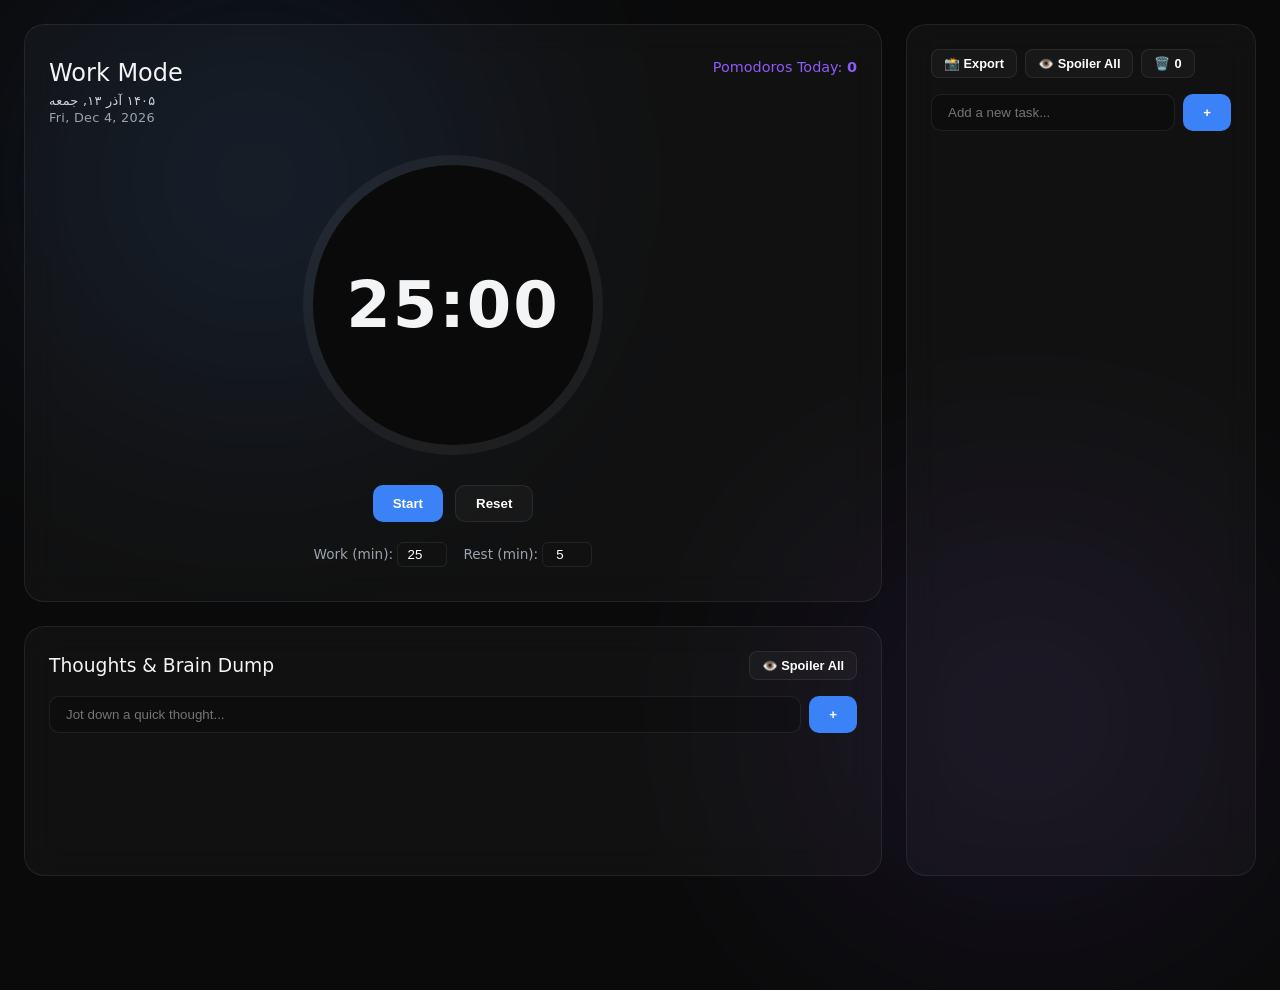
<file: index.html>
<!DOCTYPE html>
<html lang="en">
<head>
    <meta charset="UTF-8">
    <meta name="viewport" content="width=device-width, initial-scale=1.0">
    <title>Deep Focus</title>
   <link rel="icon" type="image/svg+xml" href="data:image/svg+xml,%3Csvg xmlns='http://www.w3.org/2000/svg' viewBox='0 0 64 64'%3E%3Crect width='64' height='64' rx='14' fill='%230a0a0a' stroke='%23262626' stroke-width='2'/%3E%3Cpath d='M19 15h13c11.5 0 19 7 19 17s-7.5 17-19 17H19V15zm8 7v20h5c6.8 0 11-4.2 11-10s-4.2-10-11-10h-5z' fill='%23ffffff'/%3E%3C/svg%3E">
    <link rel="stylesheet" href="./style/style.css">
</head>
<body>
    <!-- Ambient Background Gradients -->
    <div class="ambient-glow glow-blue"></div>
    <div class="ambient-glow glow-purple"></div>

    <div class="app-container">
        <!-- Main Content Area: Timer & Thoughts -->
        <main class="main-content">
            
            <!-- Timer Section -->
            <section class="timer-section glass-panel">
                <div class="timer-header">
                    <div class="mode-info">
                        <h2 id="mode-display">Work Mode</h2>
                        <div class="date-container">
                            <span id="date-shamsi" class="date-text"></span>
                            <span id="date-gregorian" class="date-text"></span>
                        </div>
                    </div>
                    <span class="stats">Pomodoros Today: <strong id="stats-count">0</strong></span>
                </div>
                
                <div class="timer-circle" id="timer-circle">
                    <div class="timer-inner">
                        <span id="time-display" class="time-text">25:00</span>
                    </div>
                </div>

                <div class="timer-controls">
                    <button id="btn-toggle" class="btn primary">Start</button>
                    <button id="btn-reset" class="btn secondary">Reset</button>
                </div>

                <div class="timer-settings">
                    <label>Work (min): <input type="number" id="input-work-time" value="25" min="1"></label>
                    <label>Rest (min): <input type="number" id="input-rest-time" value="5" min="1"></label>
                </div>
            </section>

            <!-- Thoughts Section (Bottom) -->
            <section class="thoughts-section glass-panel">
                <div class="section-header">
                    <h3>Thoughts & Brain Dump</h3>
                    <button class="btn secondary btn-sm" data-spoiler-group="thoughts" title="Toggle spoiler for all thoughts">
                        👁️ Spoiler All
                    </button>
                </div>
                <form id="thought-form" class="input-group">
                    <input type="text" id="thought-input" placeholder="Jot down a quick thought..." autocomplete="off">
                    <button type="submit" class="btn primary">+</button>
                </form>
                <ul id="thoughts-list" class="item-list"></ul>
            </section>
        </main>

        <!-- Sidebar: Works / To-Do List -->
        <aside class="sidebar glass-panel">
            <div class="section-header">
                <div class="header-actions">
                    <button id="btn-export-report" class="btn secondary btn-sm" title="Download Daily Report Image (PNG)">
                        📸 Export
                    </button>
                    <button class="btn secondary btn-sm" data-spoiler-group="works" title="Toggle spoiler for all tasks">
                        👁️ Spoiler All
                    </button>
                    <button id="btn-open-trash" class="btn secondary btn-sm trash-trigger" title="Open Recycle Bin">
                        🗑️ <span id="trash-count">0</span>
                    </button>
                </div>
            </div>
            <form id="work-form" class="input-group">
                <input type="text" id="work-input" placeholder="Add a new task..." autocomplete="off">
                <button type="submit" class="btn primary">+</button>
            </form>
            <ul id="works-list" class="item-list"></ul>
        </aside>
    </div>

    <!-- Recycle Bin Modal -->
    <div id="trash-modal" class="modal-overlay hidden">
        <div class="modal-panel glass-panel">
            <div class="section-header">
                <h3>🗑️ Recycle Bin (Archived)</h3>
                <div class="header-actions">
                    <button id="btn-empty-trash" class="btn secondary btn-sm danger-text" title="Permanently delete all items">
                        Empty All
                    </button>
                    <button id="btn-close-trash" class="action-btn delete-btn" title="Close">×</button>
                </div>
            </div>
            <ul id="trash-list" class="item-list trash-items"></ul>
        </div>
    </div>
    <!-- 10-Second Session Preparation Overlay -->
    <div id="prep-overlay" class="modal-overlay hidden">
        <div class="modal-panel glass-panel prep-panel" dir="rtl">
            <div class="prep-header">
                <span class="prep-badge">آماده‌سازی ذهن (<strong id="prep-countdown">10</strong>s)</span>
                <button id="btn-skip-prep" class="btn secondary btn-sm">رد کردن ⏭️</button>
            </div>
            <h3 class="prep-title">🚀 در حال شروع سشن جدید هستیم...</h3>
            <ul id="prep-messages" class="prep-list"></ul>
            <p id="prep-footer" class="prep-footer"></p>
            <div class="prep-progress-track">
                <div id="prep-progress-bar" class="prep-progress-bar"></div>
            </div>
        </div>
    </div>

    <!-- Scripts loaded sequentially to avoid CORS issues locally -->
    <script src="storage.js"></script>
    <script src="timer.js"></script>
    <script src="exporter.js"></script>
    <script src="app.js"></script>
    
</body>
</html>
</file>
<file: style/style.css>
/* --- CSS Variables & Resets --- */
:root {
    --bg-dark: #0a0a0a;
    --text-main: #f3f4f6;
    --text-muted: #9ca3af;
    --accent-blue: #3b82f6;
    --accent-purple: #8b5cf6;
    --glass-bg: rgba(255, 255, 255, 0.03);
    --glass-border: rgba(255, 255, 255, 0.08);
    --font-family: system-ui, -apple-system, sans-serif;
}

* { margin: 0; padding: 0; box-sizing: border-box; }

body {
    background-color: var(--bg-dark);
    color: var(--text-main);
    font-family: var(--font-family);
    height: 100vh;
    overflow: hidden;
    position: relative;
}

/* --- Ambient Glow (Gemini Style Background) --- */
.ambient-glow {
    position: absolute;
    border-radius: 50%;
    filter: blur(120px);
    z-index: -1;
    opacity: 0.6;
    transition: all 1s ease;
}
.glow-blue {
    top: -10%; left: -10%;
    width: 60vw; height: 60vh;
    background: radial-gradient(circle, rgba(59,130,246,0.3) 0%, transparent 70%);
}
.glow-purple {
    bottom: -10%; right: -10%;
    width: 60vw; height: 60vh;
    background: radial-gradient(circle, rgba(139,92,246,0.25) 0%, transparent 70%);
}
/* Visual Alert State - Turns reddish during rest */
body.rest-mode .glow-blue { background: radial-gradient(circle, rgba(236,72,153,0.3) 0%, transparent 70%); }
body.rest-mode .glow-purple { background: radial-gradient(circle, rgba(168,85,247,0.2) 0%, transparent 70%); }

/* --- Layout --- */
.app-container {
    display: flex;
    gap: 24px;
    padding: 24px;
    height: 100%;
    max-width: 1400px;
    margin: 0 auto;
}

.main-content {
    flex: 1;
    display: flex;
    flex-direction: column;
    gap: 24px;
}

.sidebar { width: 350px; display: flex; flex-direction: column; }

/* --- UI Components --- */
.glass-panel {
    background: var(--glass-bg);
    border: 1px solid var(--glass-border);
    border-radius: 20px;
    padding: 24px;
    backdrop-filter: blur(16px);
}

h2, h3 { margin-bottom: 16px; font-weight: 500; }

/* --- Timer Centerpiece --- */
.timer-section {
    flex: 1;
    display: flex;
    flex-direction: column;
    align-items: center;
    justify-content: center;
}

.timer-header { width: 100%; display: flex; justify-content: space-between; margin-bottom: 30px; }
.stats { color: var(--accent-purple); font-size: 0.9rem; }

.timer-circle {
    width: 300px; height: 300px;
    border-radius: 50%;
    background: conic-gradient(var(--accent-blue) 0deg, rgba(255,255,255,0.05) 0deg);
    display: flex; align-items: center; justify-content: center;
    margin-bottom: 30px;
    transition: background 0.2s linear;
}

.timer-inner {
    width: 280px; height: 280px;
    background: var(--bg-dark);
    border-radius: 50%;
    display: flex; align-items: center; justify-content: center;
}

.time-text { font-size: 4rem; font-weight: 700; letter-spacing: 2px; }

.timer-controls { display: flex; gap: 12px; margin-bottom: 20px; }
.timer-settings { display: flex; gap: 16px; color: var(--text-muted); font-size: 0.85rem; }
.timer-settings input { 
    width: 50px; background: transparent; border: 1px solid var(--glass-border); 
    color: white; padding: 4px; border-radius: 6px; text-align: center;
}

/* --- Buttons & Inputs --- */
.btn {
    padding: 10px 20px; border: none; border-radius: 10px; cursor: pointer;
    font-weight: 600; transition: all 0.2s;
}
.btn.primary { background: var(--accent-blue); color: white; }
.btn.primary:hover { background: #2563eb; }
.btn.secondary { background: var(--glass-bg); color: white; border: 1px solid var(--glass-border); }
.btn.secondary:hover { background: rgba(255,255,255,0.1); }

.input-group { display: flex; gap: 8px; margin-bottom: 16px; }
.input-group input {
    flex: 1; padding: 10px 16px; border-radius: 10px; border: 1px solid var(--glass-border);
    background: rgba(0,0,0,0.2); color: white; outline: none;
}
.input-group input:focus { border-color: var(--accent-purple); }

/* --- Lists (Works & Thoughts) --- */
.thoughts-section { height: 250px; display: flex; flex-direction: column; }
.item-list { list-style: none; overflow-y: auto; flex: 1; padding-right: 8px; }
.item-list::-webkit-scrollbar { width: 6px; }
.item-list::-webkit-scrollbar-thumb { background: var(--glass-border); border-radius: 10px; }

.list-item {
    display: flex; align-items: center; justify-content: space-between;
    padding: 12px; background: rgba(0,0,0,0.2); border-radius: 10px;
    margin-bottom: 8px; border: 1px solid transparent; transition: border 0.2s;
}
.list-item:hover { border-color: var(--glass-border); }
.list-item.completed span { text-decoration: line-through; color: var(--text-muted); }

.item-actions { display: flex; gap: 8px; }
.action-btn { background: transparent; border: none; color: var(--text-muted); cursor: pointer; font-size: 1.1rem; }
.action-btn:hover { color: white; }
.convert-btn:hover { color: var(--accent-purple); }
.delete-btn:hover { color: #ef4444; }

/* Custom Checkbox */
.checkbox-container { display: flex; align-items: center; gap: 12px; cursor: pointer; }
.checkbox-container input { cursor: pointer; width: 16px; height: 16px; accent-color: var(--accent-blue); }


/* --- Spoiler & Screenshot Privacy Mode --- */
.section-header {
    display: flex;
    justify-content: space-between;
    align-items: center;
    margin-bottom: 16px;
}

.section-header h3 {
    margin-bottom: 0;
}

.btn-sm {
    padding: 6px 12px;
    font-size: 0.8rem;
    border-radius: 8px;
}

.btn-sm.active {
    background: rgba(139, 92, 246, 0.25);
    border-color: var(--accent-purple);
    color: var(--text-main);
}

/* Blur effect for censored tasks */
.spoiler-text {
    filter: blur(6px);
    user-select: none;
    transition: filter 0.25s ease, opacity 0.25s ease;
    opacity: 0.75;
}

.task-text {
    transition: filter 0.25s ease, opacity 0.25s ease;
}

.spoiler-btn.active {
    color: var(--accent-purple);
}

/* --- Dual Date Display (Shamsi & Gregorian) --- */
.mode-info {
    display: flex;
    flex-direction: column;
    gap: 4px;
}

.mode-info h2 {
    margin-bottom: 2px;
}

.date-container {
    display: flex;
    flex-direction: column;
    gap: 2px;
}

.date-text {
    font-size: 0.8rem;
    color: var(--text-muted);
    letter-spacing: 0.3px;
}

#date-shamsi {
    direction: rtl;
    text-align: left;
    font-weight: 500;
    color: var(--text-main);
    opacity: 0.85;
}


/* --- Drag & Drop Tasks Reordering Styles --- */
.item-left {
    display: flex;
    align-items: center;
    gap: 10px;
    flex: 1;
}

.drag-handle {
    cursor: grab;
    color: var(--text-muted);
    font-size: 1.1rem;
    user-select: none;
    line-height: 1;
    padding: 2px 4px;
    opacity: 0.5;
    transition: opacity 0.2s, color 0.2s;
}

.list-item:hover .drag-handle {
    opacity: 1;
}

.drag-handle:active {
    cursor: grabbing;
    color: var(--accent-blue);
}

.list-item.dragging {
    opacity: 0.35;
    border: 1px dashed var(--accent-purple);
    background: rgba(139, 92, 246, 0.08);
}

.list-item.drag-over-top {
    border-top: 2px solid var(--accent-blue);
}

.list-item.drag-over-bottom {
    border-bottom: 2px solid var(--accent-blue);
}

/* --- Recycle Bin & Modal Styles --- */
.header-actions {
    display: flex;
    align-items: center;
    gap: 8px;
}

.trash-trigger {
    display: flex;
    align-items: center;
    gap: 4px;
}

.modal-overlay {
    position: fixed;
    inset: 0;
    background: rgba(0, 0, 0, 0.65);
    backdrop-filter: blur(8px);
    display: flex;
    align-items: center;
    justify-content: center;
    z-index: 100;
    opacity: 1;
    transition: opacity 0.2s ease;
}

.modal-overlay.hidden {
    opacity: 0;
    pointer-events: none;
}

.modal-panel {
    width: 90%;
    max-width: 520px;
    max-height: 75vh;
    display: flex;
    flex-direction: column;
    background: rgba(18, 18, 18, 0.9);
    border: 1px solid var(--glass-border);
    box-shadow: 0 20px 50px rgba(0, 0, 0, 0.6);
}

.trash-items {
    min-height: 180px;
    max-height: 55vh;
}

.empty-state {
    text-align: center;
    color: var(--text-muted);
    padding: 40px 0;
    font-size: 0.9rem;
}

.origin-badge {
    font-size: 0.7rem;
    padding: 2px 8px;
    border-radius: 6px;
    text-transform: uppercase;
    font-weight: 600;
    letter-spacing: 0.5px;
}

.origin-works {
    background: rgba(59, 130, 246, 0.2);
    color: var(--accent-blue);
    border: 1px solid rgba(59, 130, 246, 0.35);
}

.origin-thoughts {
    background: rgba(139, 92, 246, 0.2);
    color: var(--accent-purple);
    border: 1px solid rgba(139, 92, 246, 0.35);
}

.restore-btn:hover {
    color: #10b981;
}

.danger-text:hover {
    border-color: #ef4444;
    color: #ef4444;
}

/* --- 10-Second Session Preparation Overlay --- */
.prep-panel {
    max-width: 500px;
    text-align: right;
    padding: 28px;
    border: 1px solid rgba(139, 92, 246, 0.35);
    box-shadow: 0 0 50px rgba(59, 130, 246, 0.2);
    animation: breatheGlow 4s infinite ease-in-out;
}

@keyframes breatheGlow {
    0%, 100% { box-shadow: 0 0 35px rgba(59, 130, 246, 0.15); }
    50% { box-shadow: 0 0 65px rgba(139, 92, 246, 0.35); }
}

.prep-header {
    display: flex;
    justify-content: space-between;
    align-items: center;
    margin-bottom: 16px;
}

.prep-badge {
    font-size: 0.8rem;
    color: var(--accent-blue);
    background: rgba(59, 130, 246, 0.12);
    padding: 4px 12px;
    border-radius: 20px;
    border: 1px solid rgba(59, 130, 246, 0.3);
}

.prep-title {
    font-size: 1.2rem;
    color: var(--text-main);
    margin-bottom: 18px;
    font-weight: 600;
}

.prep-list {
    list-style: none;
    display: flex;
    flex-direction: column;
    gap: 12px;
    margin-bottom: 20px;
}

.prep-list li {
    background: rgba(255, 255, 255, 0.04);
    border: 1px solid var(--glass-border);
    padding: 12px 14px;
    border-radius: 12px;
    font-size: 0.92rem;
    line-height: 1.6;
    color: var(--text-main);
}

.prep-footer {
    text-align: center;
    color: var(--accent-purple);
    font-weight: 500;
    font-size: 0.95rem;
    margin-bottom: 18px;
}

.prep-progress-track {
    width: 100%;
    height: 5px;
    background: rgba(255, 255, 255, 0.08);
    border-radius: 10px;
    overflow: hidden;
}

.prep-progress-bar {
    height: 100%;
    width: 100%;
    background: linear-gradient(90deg, var(--accent-blue), var(--accent-purple));
    transition: width 1s linear;
}


/* =========================================
   Responsive Design (Tablet & Mobile UX)
   ========================================= */

/* --- 1. Tablets & Smaller Screens (<= 992px) --- */
@media (max-width: 992px) {
    body {
        height: auto;
        min-height: 100vh;
        overflow-x: hidden;
        overflow-y: auto;
    }

    /* Keep ambient glows fixed in the viewport while scrolling */
    .ambient-glow {
        position: fixed;
        width: 80vw;
        height: 50vh;
    }

    .app-container {
        flex-direction: column;
        height: auto;
        padding: 16px;
        gap: 16px;
    }

    /* Unwrap main-content so we can order Timer -> Works -> Thoughts */
    .main-content {
        display: contents;
    }

    .timer-section {
        order: 1;
        width: 100%;
    }

    .sidebar {
        order: 2;
        width: 100%;
        max-height: 460px;
    }

    .thoughts-section {
        order: 3;
        width: 100%;
        height: auto;
        max-height: 400px;
    }

    /* Ensure lists scroll smoothly inside their cards */
    .item-list {
        max-height: 280px;
        overflow-y: auto;
    }
}

/* --- 2. Mobile Phones (<= 600px) --- */
@media (max-width: 600px) {
    .app-container {
        padding: 12px;
        gap: 14px;
    }

    .glass-panel {
        padding: 16px;
        border-radius: 16px;
    }

    /* Timer Header & Dates */
    .timer-header {
        flex-direction: row;
        align-items: flex-start;
        margin-bottom: 20px;
        gap: 8px;
    }

    .mode-info h2 {
        font-size: 1.25rem;
    }

    .stats {
        font-size: 0.8rem;
        background: rgba(139, 92, 246, 0.12);
        padding: 4px 10px;
        border-radius: 8px;
        border: 1px solid rgba(139, 92, 246, 0.25);
        white-space: nowrap;
    }

    /* Scale down Circular Timer to fit mobile screens comfortably */
    .timer-circle {
        width: 220px;
        height: 220px;
        margin-bottom: 22px;
    }

    .timer-inner {
        width: 204px;
        height: 204px;
    }

    .time-text {
        font-size: 2.8rem;
    }

    /* Full-width touch-friendly timer controls */
    .timer-controls {
        width: 100%;
        justify-content: center;
        gap: 10px;
    }

    .timer-controls .btn {
        flex: 1;
        max-width: 140px;
        padding: 12px 16px;
        font-size: 0.95rem;
    }

    .timer-settings {
        width: 100%;
        justify-content: space-around;
        padding-top: 8px;
        border-top: 1px solid var(--glass-border);
    }

    .timer-settings input {
        width: 56px;
        padding: 6px;
        font-size: 16px; /* Prevents auto-zoom on mobile browsers */
    }

    /* Section Headers & Action Buttons (Export, Spoiler, Trash) */
    .section-header {
        flex-wrap: wrap;
        gap: 10px;
    }

    .header-actions {
        flex-wrap: wrap;
        gap: 6px;
        width: 100%;
        justify-content: flex-start;
    }

    .header-actions .btn-sm {
        flex: 1;
        text-align: center;
        justify-content: center;
        padding: 8px 10px;
        font-size: 0.78rem;
        white-space: nowrap;
    }

    /* Prevent iOS zoom on form inputs and improve touch targets */
    .input-group input {
        font-size: 16px;
        padding: 12px 14px;
    }

    .input-group .btn {
        padding: 0 18px;
        font-size: 1.2rem;
    }

    /* Task & Thought List Items */
    .list-item {
        padding: 12px 10px;
        gap: 8px;
    }

    .item-left {
        gap: 8px;
        min-width: 0; /* Allows text wrapping inside flex container */
    }

    .task-text {
        font-size: 0.92rem;
        word-break: break-word;
        line-height: 1.4;
    }

    .checkbox-container input {
        width: 18px;
        height: 18px;
        flex-shrink: 0;
    }

    .drag-handle {
        opacity: 0.85; /* Always visible on touch devices (no hover state) */
        font-size: 1.2rem;
        padding: 4px;
    }

    .item-actions {
        gap: 4px;
        flex-shrink: 0;
    }

    .action-btn {
        padding: 6px 8px;
        font-size: 1.15rem;
    }

    /* Recycle Bin Modal adjustments for mobile */
    .modal-panel {
        width: 94%;
        max-height: 82vh;
        padding: 16px;
    }

    .modal-panel .header-actions {
        width: auto;
    }
}

/* --- 3. Extra Small Phones (<= 360px) --- */
@media (max-width: 360px) {
    .timer-header {
        flex-direction: column;
    }

    .timer-circle {
        width: 190px;
        height: 190px;
    }

    .timer-inner {
        width: 174px;
        height: 174px;
    }

    .time-text {
        font-size: 2.3rem;
    }
}
</file>
